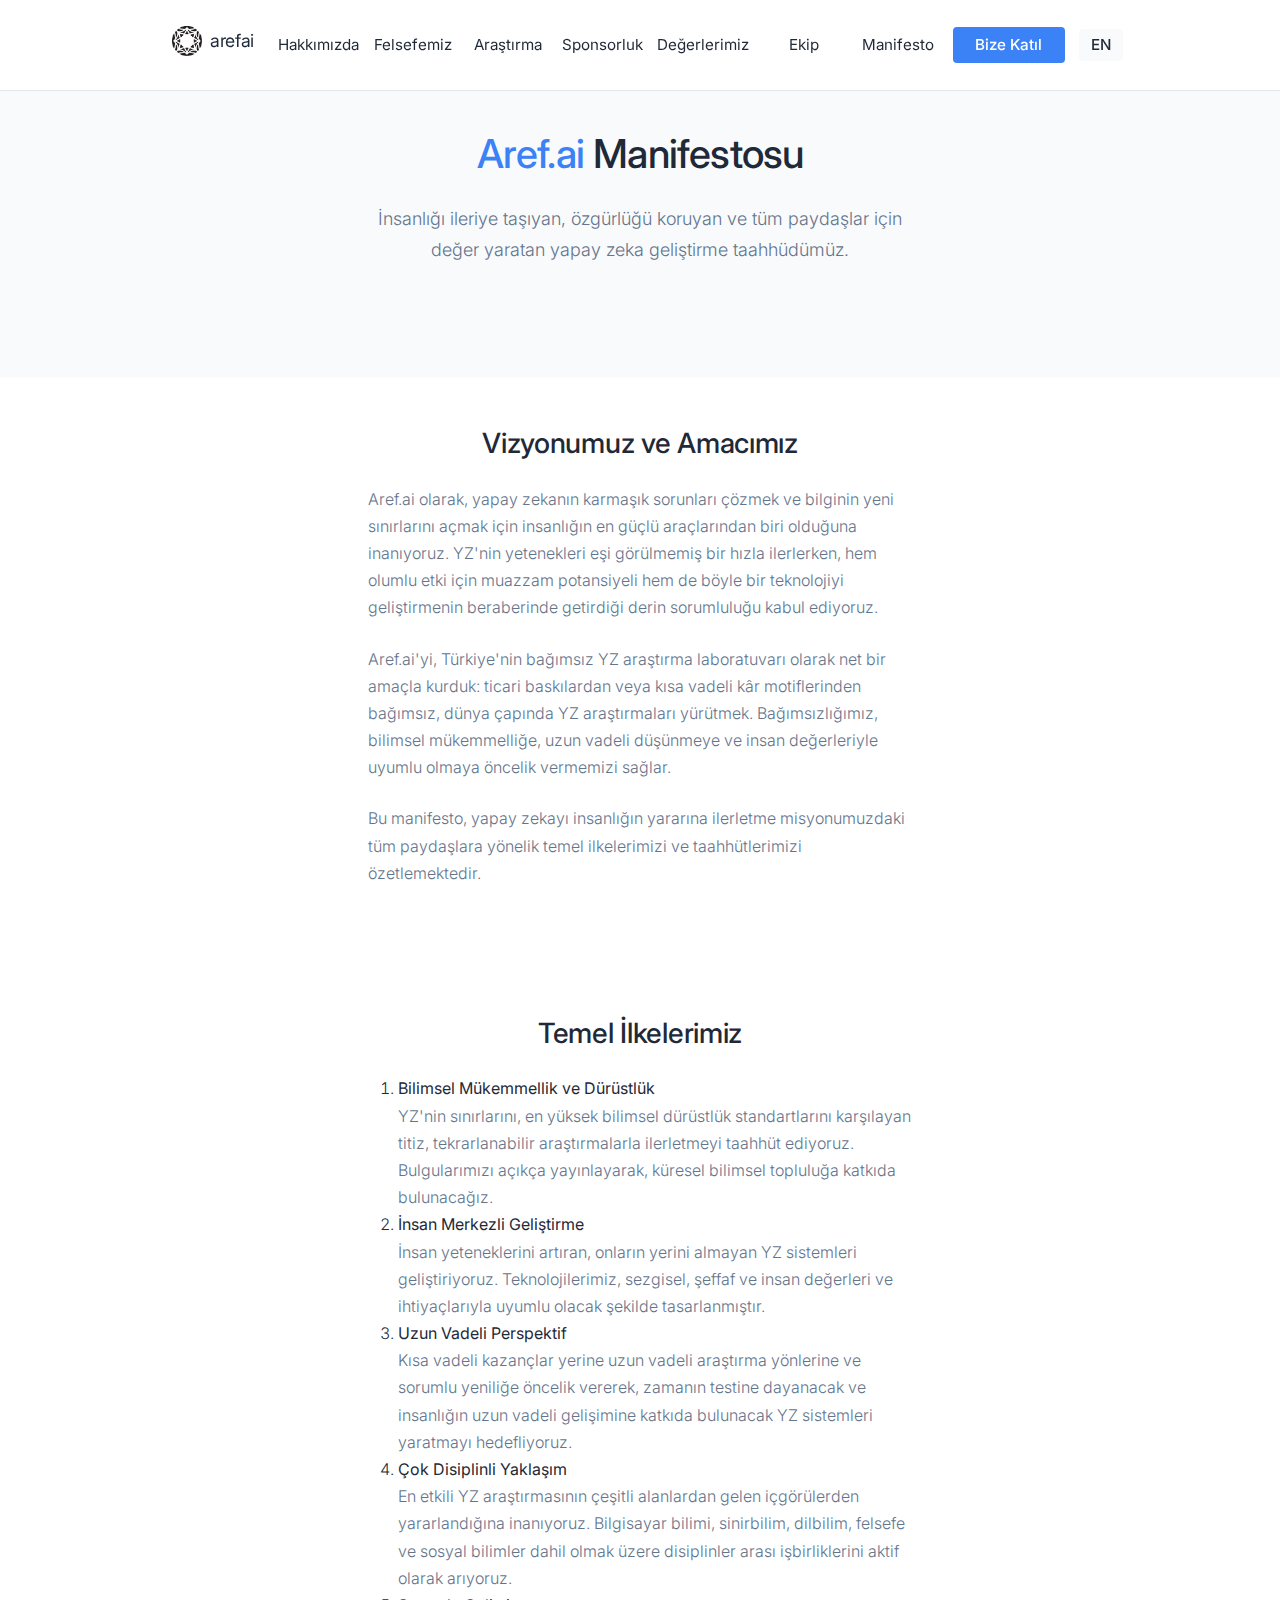
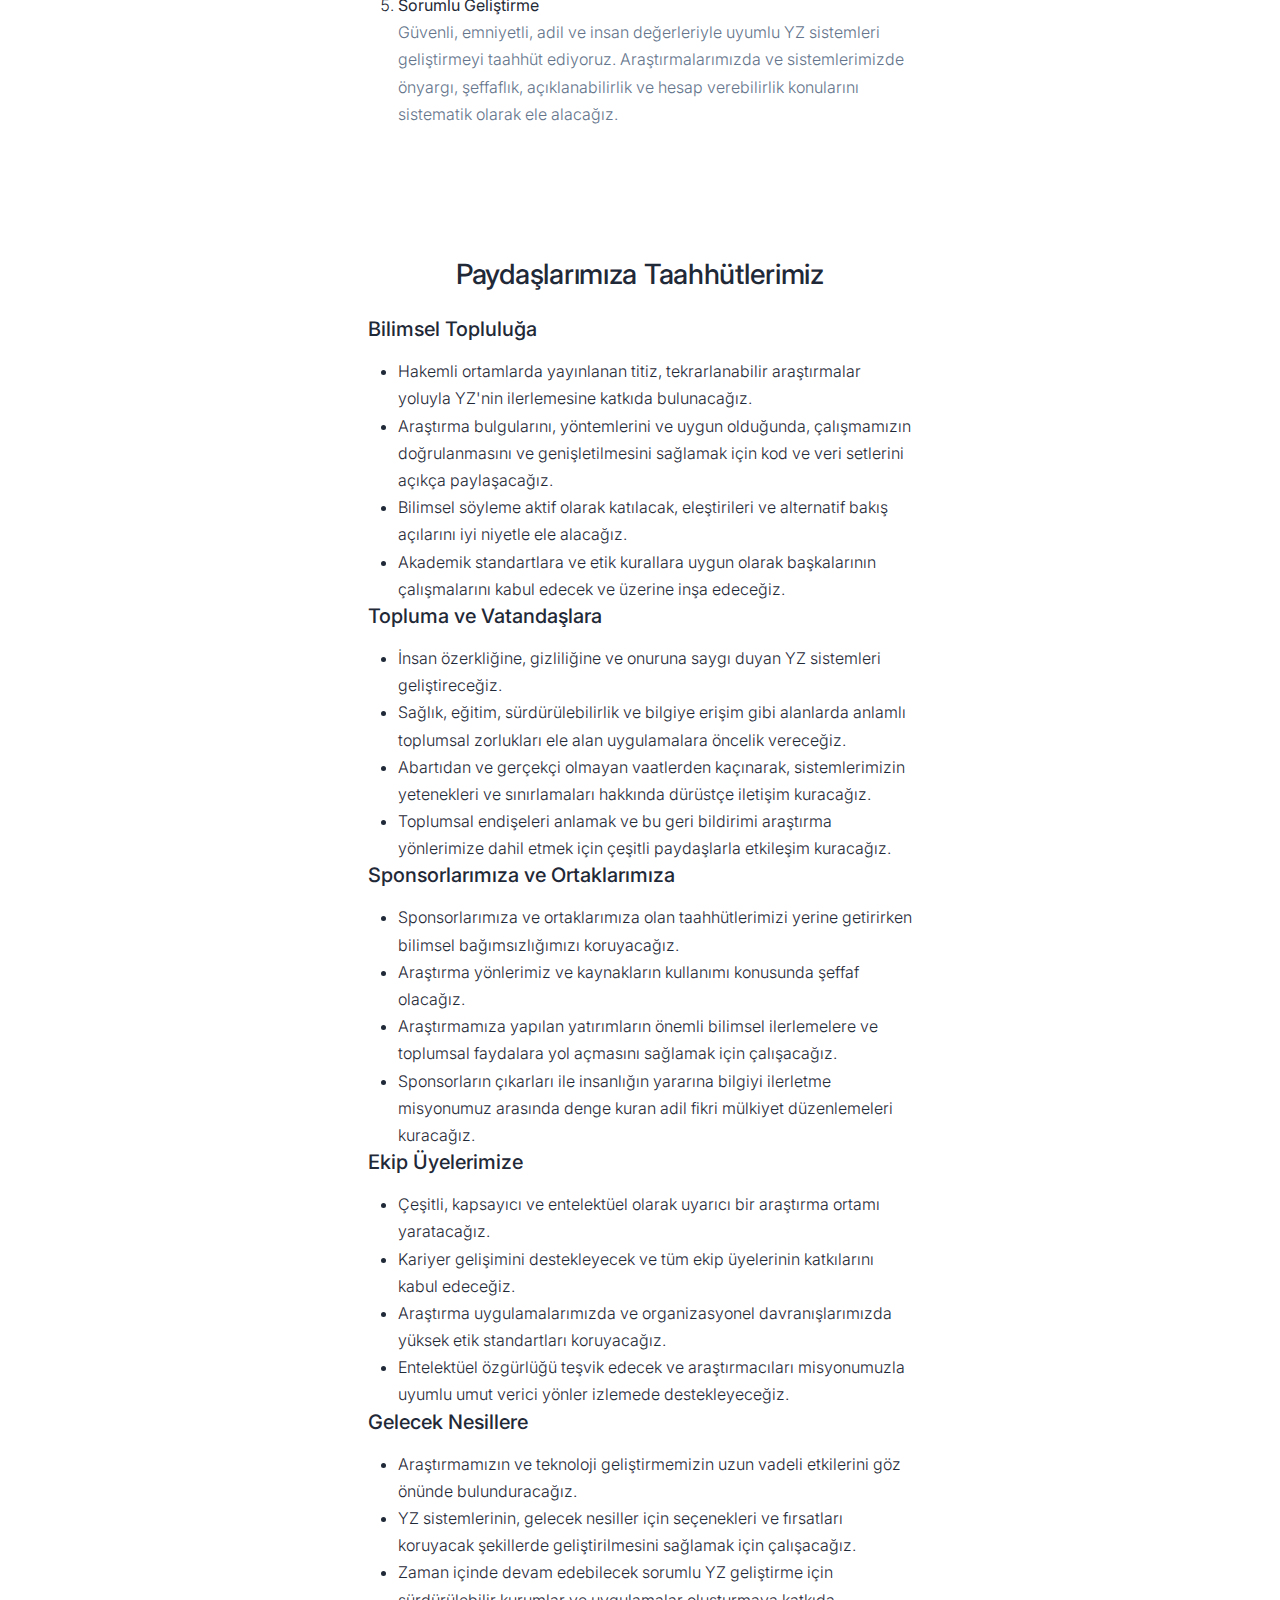
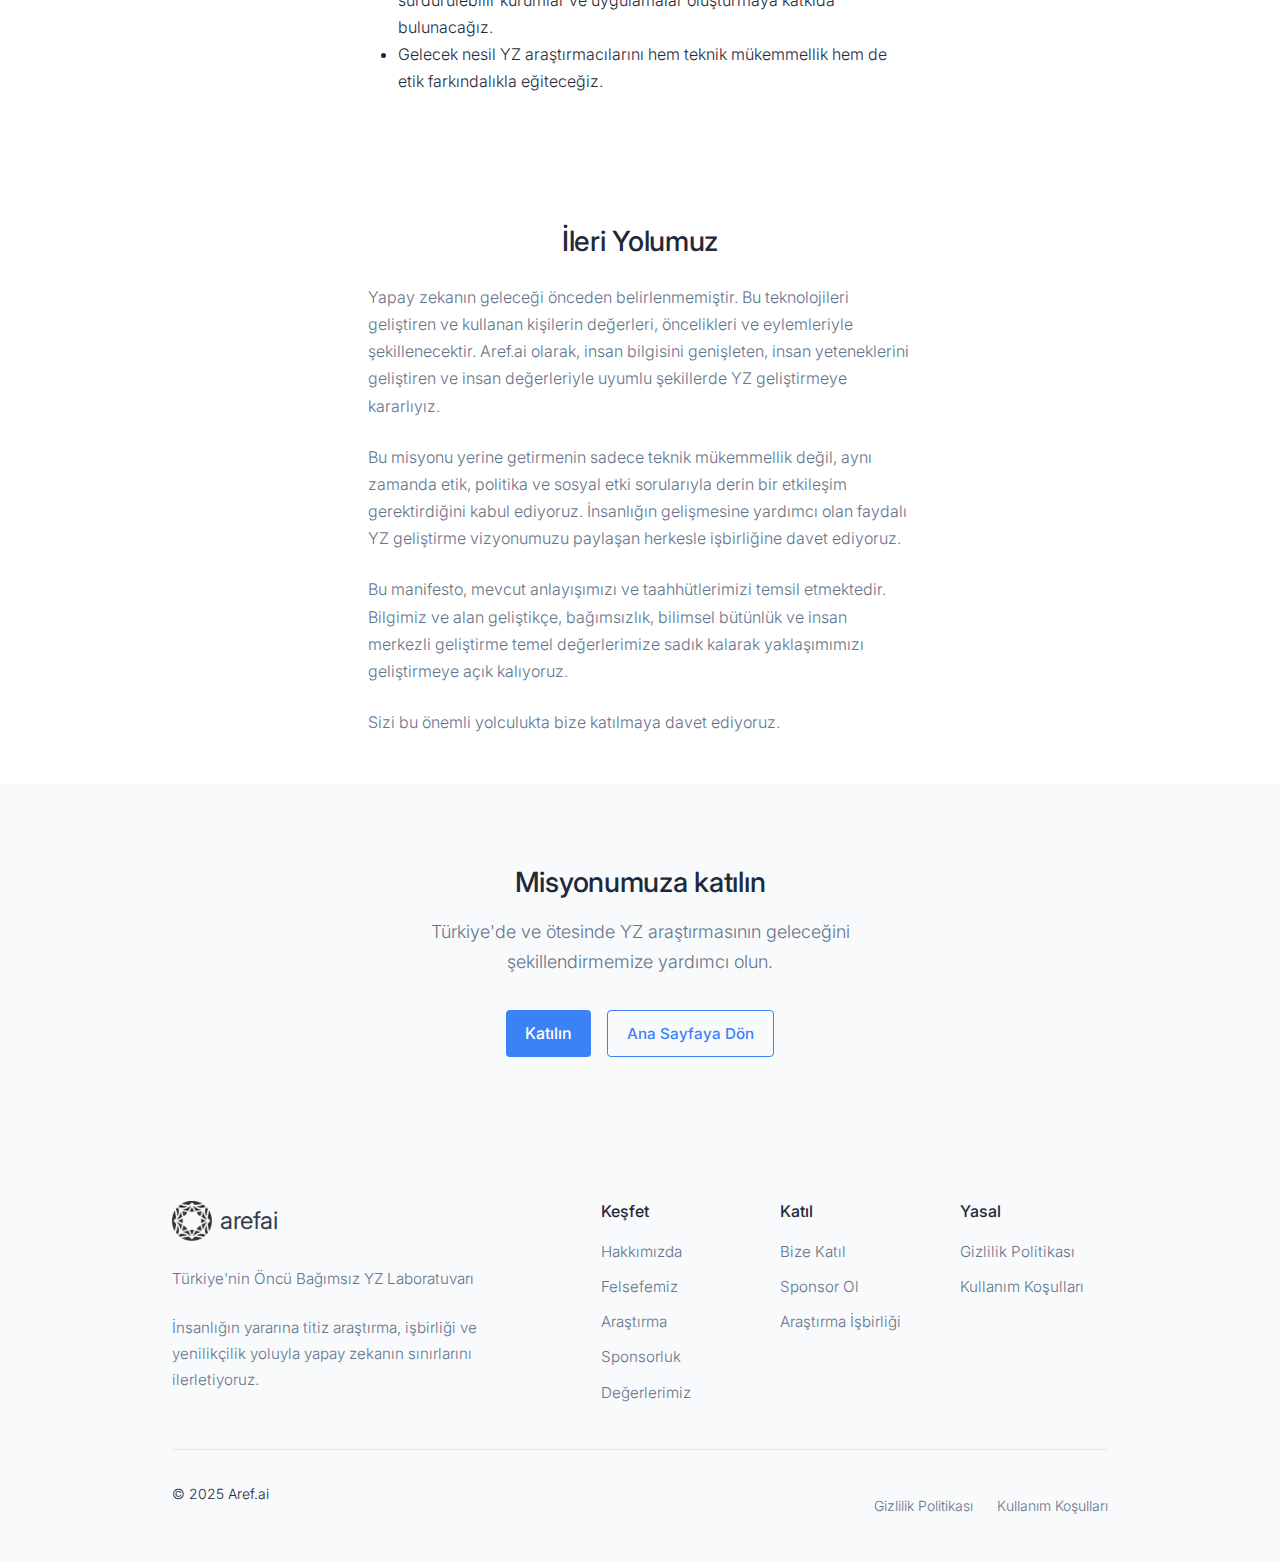
<file: manifesto-tr.html>
<!DOCTYPE html>
<html lang="tr">
<head>
    <meta charset="UTF-8">
    <meta name="viewport" content="width=device-width, initial-scale=1.0">
    <title>Aref.ai Manifestosu - Türkiye'nin Öncü Bağımsız YZ Laboratuvarı</title>
    <link rel="preconnect" href="https://fonts.googleapis.com">
    <link rel="preconnect" href="https://fonts.gstatic.com" crossorigin>
    <link href="https://fonts.googleapis.com/css2?family=Inter:wght@300;400;500;600;700;800&display=swap" rel="stylesheet">
    <link rel="stylesheet" href="https://cdnjs.cloudflare.com/ajax/libs/font-awesome/6.4.0/css/all.min.css">
    <link rel="stylesheet" href="styles.css">
    <link rel="icon" type="image/png" sizes="32x32" href="favicon-32x32.png">
    <link rel="icon" type="image/png" sizes="16x16" href="favicon-16x16.png">
    <link rel="shortcut icon" href="favicon.ico">
</head>
<body>
    <header>
        <div class="container header-content">
            <div class="logo">
                <a href="index-tr.html">
                    <div class="logo-container">
                        <img src="Logo.png" alt="Aref.ai Logo">
                        <span class="logo-text">arefai</span>
                    </div>
                </a>
            </div>
            <nav>
                <ul>
                    <li><a href="index-tr.html#about">Hakkımızda</a></li>
                    <li><a href="index-tr.html#philosophy">Felsefemiz</a></li>
                    <li><a href="index-tr.html#research">Araştırma</a></li>
                    <li><a href="index-tr.html#sponsorship">Sponsorluk</a></li>
                    <li><a href="index-tr.html#values">Değerlerimiz</a></li>
                    <li><a href="index-tr.html#team">Ekip</a></li>
                    <li><a href="manifesto-tr.html">Manifesto</a></li>
                    <li><a href="index-tr.html#contact" class="btn-primary">Bize Katıl</a></li>
                    <li><a href="manifesto.html" class="lang-switch">EN</a></li>
                </ul>
            </nav>
            <div class="mobile-menu-btn">
                <span></span>
                <span></span>
                <span></span>
            </div>
        </div>
    </header>

    <section class="hero" id="home">
        <div class="container hero-content">
            <h1><span class="highlight">Aref.ai</span> Manifestosu</h1>
            <p>İnsanlığı ileriye taşıyan, özgürlüğü koruyan ve tüm paydaşlar için değer yaratan yapay zeka geliştirme taahhüdümüz.</p>
        </div>
    </section>

    <section class="philosophy">
        <div class="container">
            <div class="section-header centered">
                <h2>Vizyonumuz ve Amacımız</h2>
            </div>
            <div class="philosophy-content">
                <p>Aref.ai olarak, yapay zekanın karmaşık sorunları çözmek ve bilginin yeni sınırlarını açmak için insanlığın en güçlü araçlarından biri olduğuna inanıyoruz. YZ'nin yetenekleri eşi görülmemiş bir hızla ilerlerken, hem olumlu etki için muazzam potansiyeli hem de böyle bir teknolojiyi geliştirmenin beraberinde getirdiği derin sorumluluğu kabul ediyoruz.</p>
                <p>Aref.ai'yi, Türkiye'nin bağımsız YZ araştırma laboratuvarı olarak net bir amaçla kurduk: ticari baskılardan veya kısa vadeli kâr motiflerinden bağımsız, dünya çapında YZ araştırmaları yürütmek. Bağımsızlığımız, bilimsel mükemmelliğe, uzun vadeli düşünmeye ve insan değerleriyle uyumlu olmaya öncelik vermemizi sağlar.</p>
                <p>Bu manifesto, yapay zekayı insanlığın yararına ilerletme misyonumuzdaki tüm paydaşlara yönelik temel ilkelerimizi ve taahhütlerimizi özetlemektedir.</p>
            </div>
        </div>
    </section>

    <div class="space-gap"></div>

    <section class="philosophy alt-bg">
        <div class="container">
            <div class="section-header centered">
                <h2>Temel İlkelerimiz</h2>
            </div>
            <div class="philosophy-content">
                <ol style="list-style-type: decimal; padding-left: 30px;">
                    <li>
                        <strong>Bilimsel Mükemmellik ve Dürüstlük</strong>
                        <p>YZ'nin sınırlarını, en yüksek bilimsel dürüstlük standartlarını karşılayan titiz, tekrarlanabilir araştırmalarla ilerletmeyi taahhüt ediyoruz. Bulgularımızı açıkça yayınlayarak, küresel bilimsel topluluğa katkıda bulunacağız.</p>
                    </li>
                    <li>
                        <strong>İnsan Merkezli Geliştirme</strong>
                        <p>İnsan yeteneklerini artıran, onların yerini almayan YZ sistemleri geliştiriyoruz. Teknolojilerimiz, sezgisel, şeffaf ve insan değerleri ve ihtiyaçlarıyla uyumlu olacak şekilde tasarlanmıştır.</p>
                    </li>
                    <li>
                        <strong>Uzun Vadeli Perspektif</strong>
                        <p>Kısa vadeli kazançlar yerine uzun vadeli araştırma yönlerine ve sorumlu yeniliğe öncelik vererek, zamanın testine dayanacak ve insanlığın uzun vadeli gelişimine katkıda bulunacak YZ sistemleri yaratmayı hedefliyoruz.</p>
                    </li>
                    <li>
                        <strong>Çok Disiplinli Yaklaşım</strong>
                        <p>En etkili YZ araştırmasının çeşitli alanlardan gelen içgörülerden yararlandığına inanıyoruz. Bilgisayar bilimi, sinirbilim, dilbilim, felsefe ve sosyal bilimler dahil olmak üzere disiplinler arası işbirliklerini aktif olarak arıyoruz.</p>
                    </li>
                    <li>
                        <strong>Sorumlu Geliştirme</strong>
                        <p>Güvenli, emniyetli, adil ve insan değerleriyle uyumlu YZ sistemleri geliştirmeyi taahhüt ediyoruz. Araştırmalarımızda ve sistemlerimizde önyargı, şeffaflık, açıklanabilirlik ve hesap verebilirlik konularını sistematik olarak ele alacağız.</p>
                    </li>
                </ol>
            </div>
        </div>
    </section>

    <div class="space-gap"></div>

    <section class="philosophy">
        <div class="container">
            <div class="section-header centered">
                <h2>Paydaşlarımıza Taahhütlerimiz</h2>
            </div>
            <div class="philosophy-content">
                <h3>Bilimsel Topluluğa</h3>
                <ul style="list-style-type: disc; padding-left: 30px;">
                    <li>Hakemli ortamlarda yayınlanan titiz, tekrarlanabilir araştırmalar yoluyla YZ'nin ilerlemesine katkıda bulunacağız.</li>
                    <li>Araştırma bulgularını, yöntemlerini ve uygun olduğunda, çalışmamızın doğrulanmasını ve genişletilmesini sağlamak için kod ve veri setlerini açıkça paylaşacağız.</li>
                    <li>Bilimsel söyleme aktif olarak katılacak, eleştirileri ve alternatif bakış açılarını iyi niyetle ele alacağız.</li>
                    <li>Akademik standartlara ve etik kurallara uygun olarak başkalarının çalışmalarını kabul edecek ve üzerine inşa edeceğiz.</li>
                </ul>

                <h3>Topluma ve Vatandaşlara</h3>
                <ul style="list-style-type: disc; padding-left: 30px;">
                    <li>İnsan özerkliğine, gizliliğine ve onuruna saygı duyan YZ sistemleri geliştireceğiz.</li>
                    <li>Sağlık, eğitim, sürdürülebilirlik ve bilgiye erişim gibi alanlarda anlamlı toplumsal zorlukları ele alan uygulamalara öncelik vereceğiz.</li>
                    <li>Abartıdan ve gerçekçi olmayan vaatlerden kaçınarak, sistemlerimizin yetenekleri ve sınırlamaları hakkında dürüstçe iletişim kuracağız.</li>
                    <li>Toplumsal endişeleri anlamak ve bu geri bildirimi araştırma yönlerimize dahil etmek için çeşitli paydaşlarla etkileşim kuracağız.</li>
                </ul>

                <h3>Sponsorlarımıza ve Ortaklarımıza</h3>
                <ul style="list-style-type: disc; padding-left: 30px;">
                    <li>Sponsorlarımıza ve ortaklarımıza olan taahhütlerimizi yerine getirirken bilimsel bağımsızlığımızı koruyacağız.</li>
                    <li>Araştırma yönlerimiz ve kaynakların kullanımı konusunda şeffaf olacağız.</li>
                    <li>Araştırmamıza yapılan yatırımların önemli bilimsel ilerlemelere ve toplumsal faydalara yol açmasını sağlamak için çalışacağız.</li>
                    <li>Sponsorların çıkarları ile insanlığın yararına bilgiyi ilerletme misyonumuz arasında denge kuran adil fikri mülkiyet düzenlemeleri kuracağız.</li>
                </ul>

                <h3>Ekip Üyelerimize</h3>
                <ul style="list-style-type: disc; padding-left: 30px;">
                    <li>Çeşitli, kapsayıcı ve entelektüel olarak uyarıcı bir araştırma ortamı yaratacağız.</li>
                    <li>Kariyer gelişimini destekleyecek ve tüm ekip üyelerinin katkılarını kabul edeceğiz.</li>
                    <li>Araştırma uygulamalarımızda ve organizasyonel davranışlarımızda yüksek etik standartları koruyacağız.</li>
                    <li>Entelektüel özgürlüğü teşvik edecek ve araştırmacıları misyonumuzla uyumlu umut verici yönler izlemede destekleyeceğiz.</li>
                </ul>

                <h3>Gelecek Nesillere</h3>
                <ul style="list-style-type: disc; padding-left: 30px;">
                    <li>Araştırmamızın ve teknoloji geliştirmemizin uzun vadeli etkilerini göz önünde bulunduracağız.</li>
                    <li>YZ sistemlerinin, gelecek nesiller için seçenekleri ve fırsatları koruyacak şekillerde geliştirilmesini sağlamak için çalışacağız.</li>
                    <li>Zaman içinde devam edebilecek sorumlu YZ geliştirme için sürdürülebilir kurumlar ve uygulamalar oluşturmaya katkıda bulunacağız.</li>
                    <li>Gelecek nesil YZ araştırmacılarını hem teknik mükemmellik hem de etik farkındalıkla eğiteceğiz.</li>
                </ul>
            </div>
        </div>
    </section>

    <div class="space-gap"></div>

    <section class="philosophy alt-bg">
        <div class="container">
            <div class="section-header centered">
                <h2>İleri Yolumuz</h2>
            </div>
            <div class="philosophy-content">
                <p>Yapay zekanın geleceği önceden belirlenmemiştir. Bu teknolojileri geliştiren ve kullanan kişilerin değerleri, öncelikleri ve eylemleriyle şekillenecektir. Aref.ai olarak, insan bilgisini genişleten, insan yeteneklerini geliştiren ve insan değerleriyle uyumlu şekillerde YZ geliştirmeye kararlıyız.</p>
                <p>Bu misyonu yerine getirmenin sadece teknik mükemmellik değil, aynı zamanda etik, politika ve sosyal etki sorularıyla derin bir etkileşim gerektirdiğini kabul ediyoruz. İnsanlığın gelişmesine yardımcı olan faydalı YZ geliştirme vizyonumuzu paylaşan herkesle işbirliğine davet ediyoruz.</p>
                <p>Bu manifesto, mevcut anlayışımızı ve taahhütlerimizi temsil etmektedir. Bilgimiz ve alan geliştikçe, bağımsızlık, bilimsel bütünlük ve insan merkezli geliştirme temel değerlerimize sadık kalarak yaklaşımımızı geliştirmeye açık kalıyoruz.</p>
                <p>Sizi bu önemli yolculukta bize katılmaya davet ediyoruz.</p>
            </div>
        </div>
    </section>

    <section class="cta">
        <div class="container cta-content">
            <h2>Misyonumuza katılın</h2>
            <p>Türkiye'de ve ötesinde YZ araştırmasının geleceğini şekillendirmemize yardımcı olun.</p>
            <div class="hero-buttons">
                <a href="index-tr.html#contact" class="btn-primary">Katılın</a>
                <a href="index-tr.html" class="btn-secondary">Ana Sayfaya Dön</a>
            </div>
        </div>
    </section>

    <footer>
        <div class="container">
            <div class="footer-content">
                <div class="footer-logo">
                    <a href="index-tr.html">
                        <div class="logo-container">
                            <img src="Logo.png" alt="Aref.ai Logo" class="footer-logo-img">
                            <span class="footer-logo-text">arefai</span>
                        </div>
                    </a>
                    <p>Türkiye'nin Öncü Bağımsız YZ Laboratuvarı</p>
                    <p>İnsanlığın yararına titiz araştırma, işbirliği ve yenilikçilik yoluyla yapay zekanın sınırlarını ilerletiyoruz.</p>
                </div>
                <div class="footer-links">
                    <div class="footer-column">
                        <h3>Keşfet</h3>
                        <ul>
                            <li><a href="index-tr.html#about">Hakkımızda</a></li>
                            <li><a href="index-tr.html#philosophy">Felsefemiz</a></li>
                            <li><a href="index-tr.html#research">Araştırma</a></li>
                            <li><a href="index-tr.html#sponsorship">Sponsorluk</a></li>
                            <li><a href="index-tr.html#values">Değerlerimiz</a></li>
                        </ul>
                    </div>
                    <div class="footer-column">
                        <h3>Katıl</h3>
                        <ul>
                            <li><a href="index-tr.html#contact">Bize Katıl</a></li>
                            <li><a href="index-tr.html#sponsorship">Sponsor Ol</a></li>
                            <li><a href="index-tr.html#research">Araştırma İşbirliği</a></li>
                        </ul>
                    </div>
                    <div class="footer-column">
                        <h3>Yasal</h3>
                        <ul>
                            <li><a href="#">Gizlilik Politikası</a></li>
                            <li><a href="#">Kullanım Koşulları</a></li>
                        </ul>
                    </div>
                </div>
            </div>
            <div class="footer-bottom">
                <p>© 2025 Aref.ai</p>
                <div class="footer-bottom-links">
                    <a href="#">Gizlilik Politikası</a>
                    <a href="#">Kullanım Koşulları</a>
                </div>
            </div>
        </div>
    </footer>

    <script>
        // Toggle mobile menu
        document.querySelector('.mobile-menu-btn').addEventListener('click', function() {
            this.classList.toggle('active');
            document.querySelector('nav').classList.toggle('active');
        });

        // Close mobile menu when clicking on a nav link
        document.querySelectorAll('nav ul li a').forEach(link => {
            link.addEventListener('click', function() {
                document.querySelector('.mobile-menu-btn').classList.remove('active');
                document.querySelector('nav').classList.remove('active');
            });
        });

        // Add shadow to header on scroll
        window.addEventListener('scroll', function() {
            const header = document.querySelector('header');
            if (window.scrollY > 10) {
                header.classList.add('scrolled');
            } else {
                header.classList.remove('scrolled');
            }
        });
    </script>
</body>
</html>
</file>
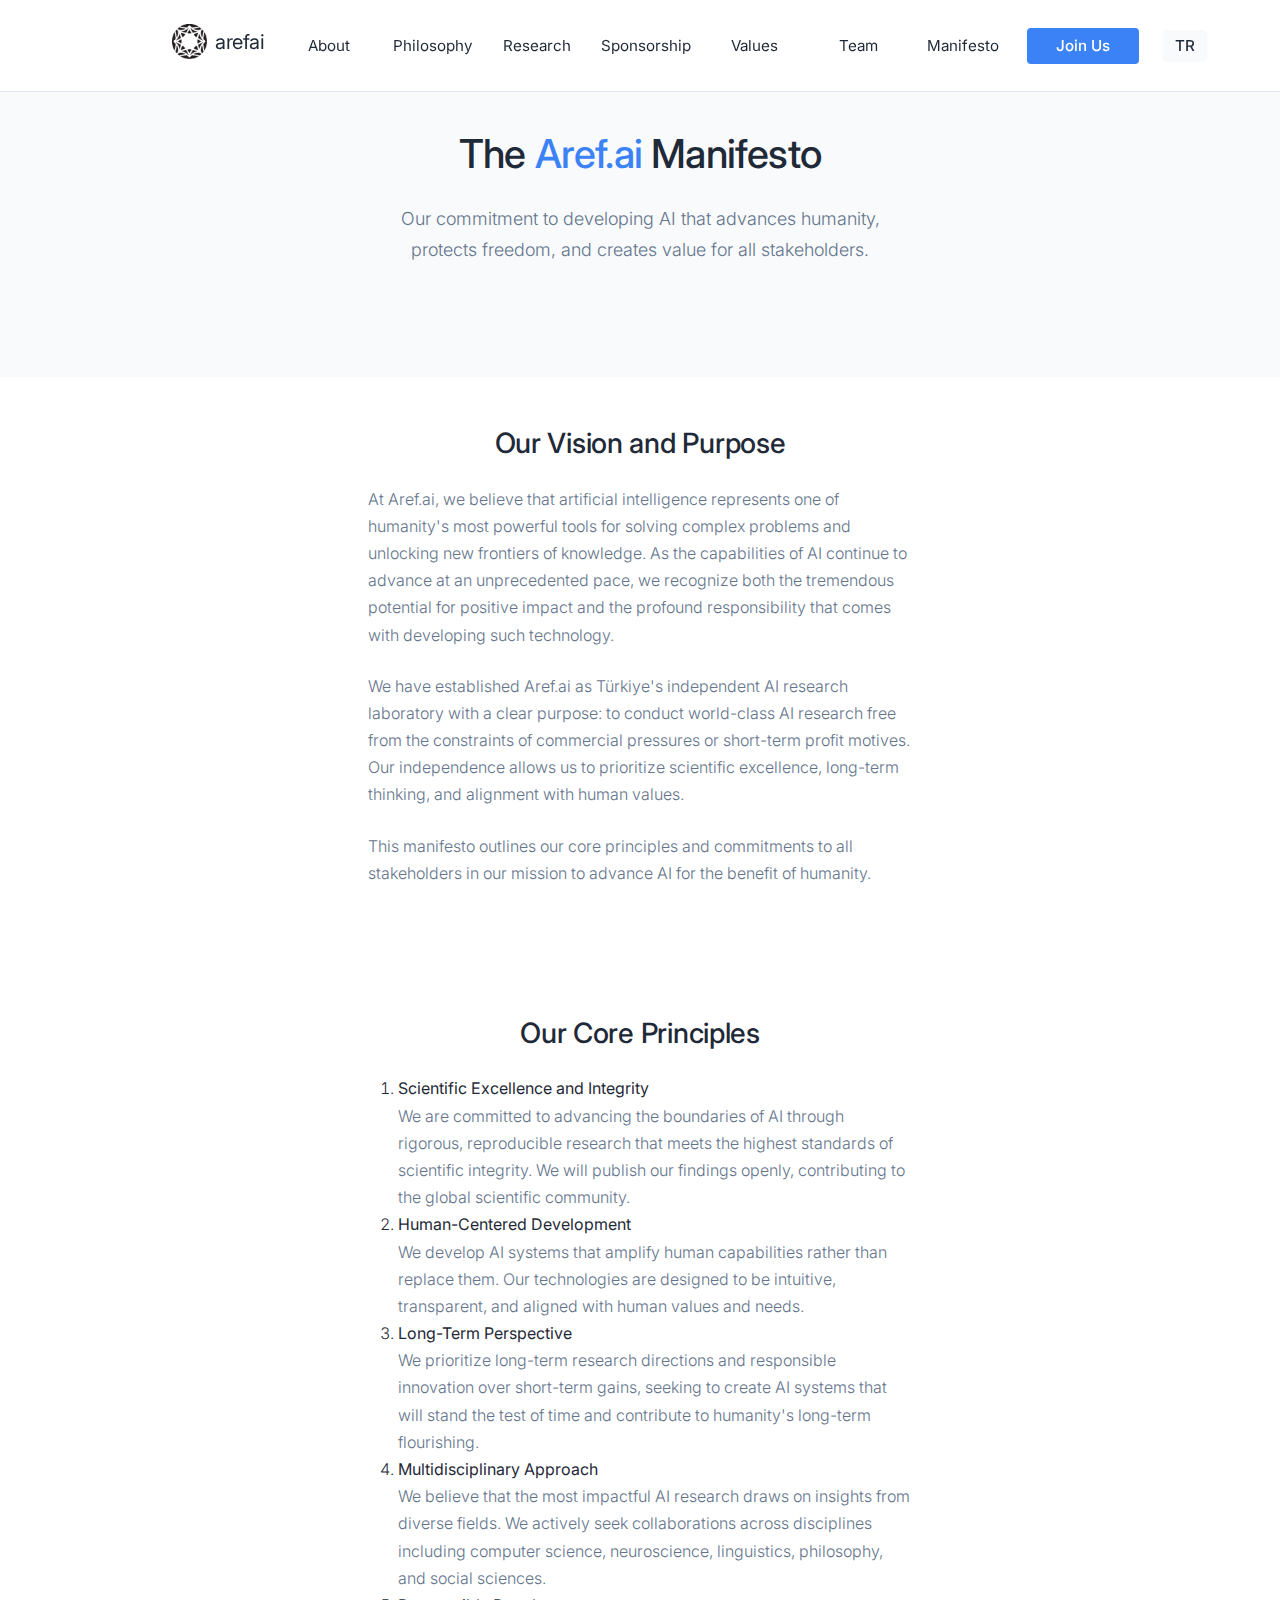
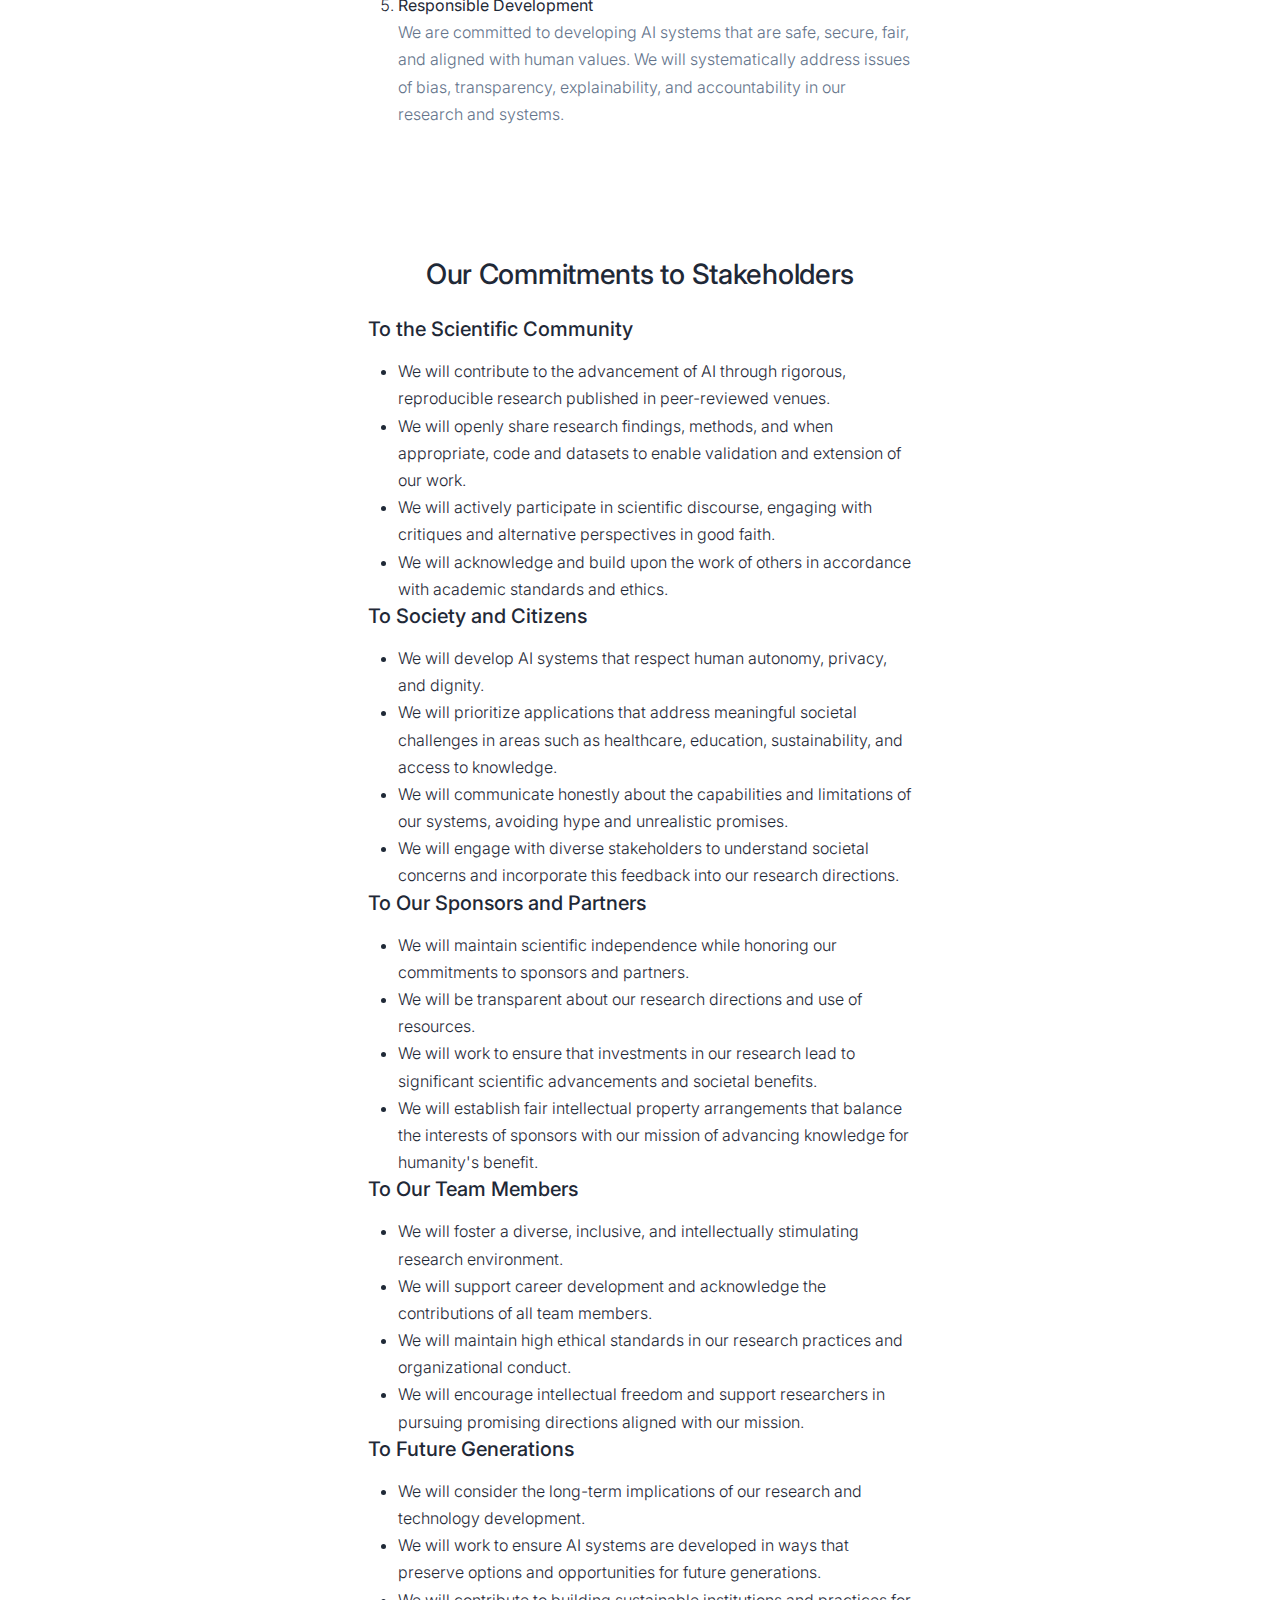
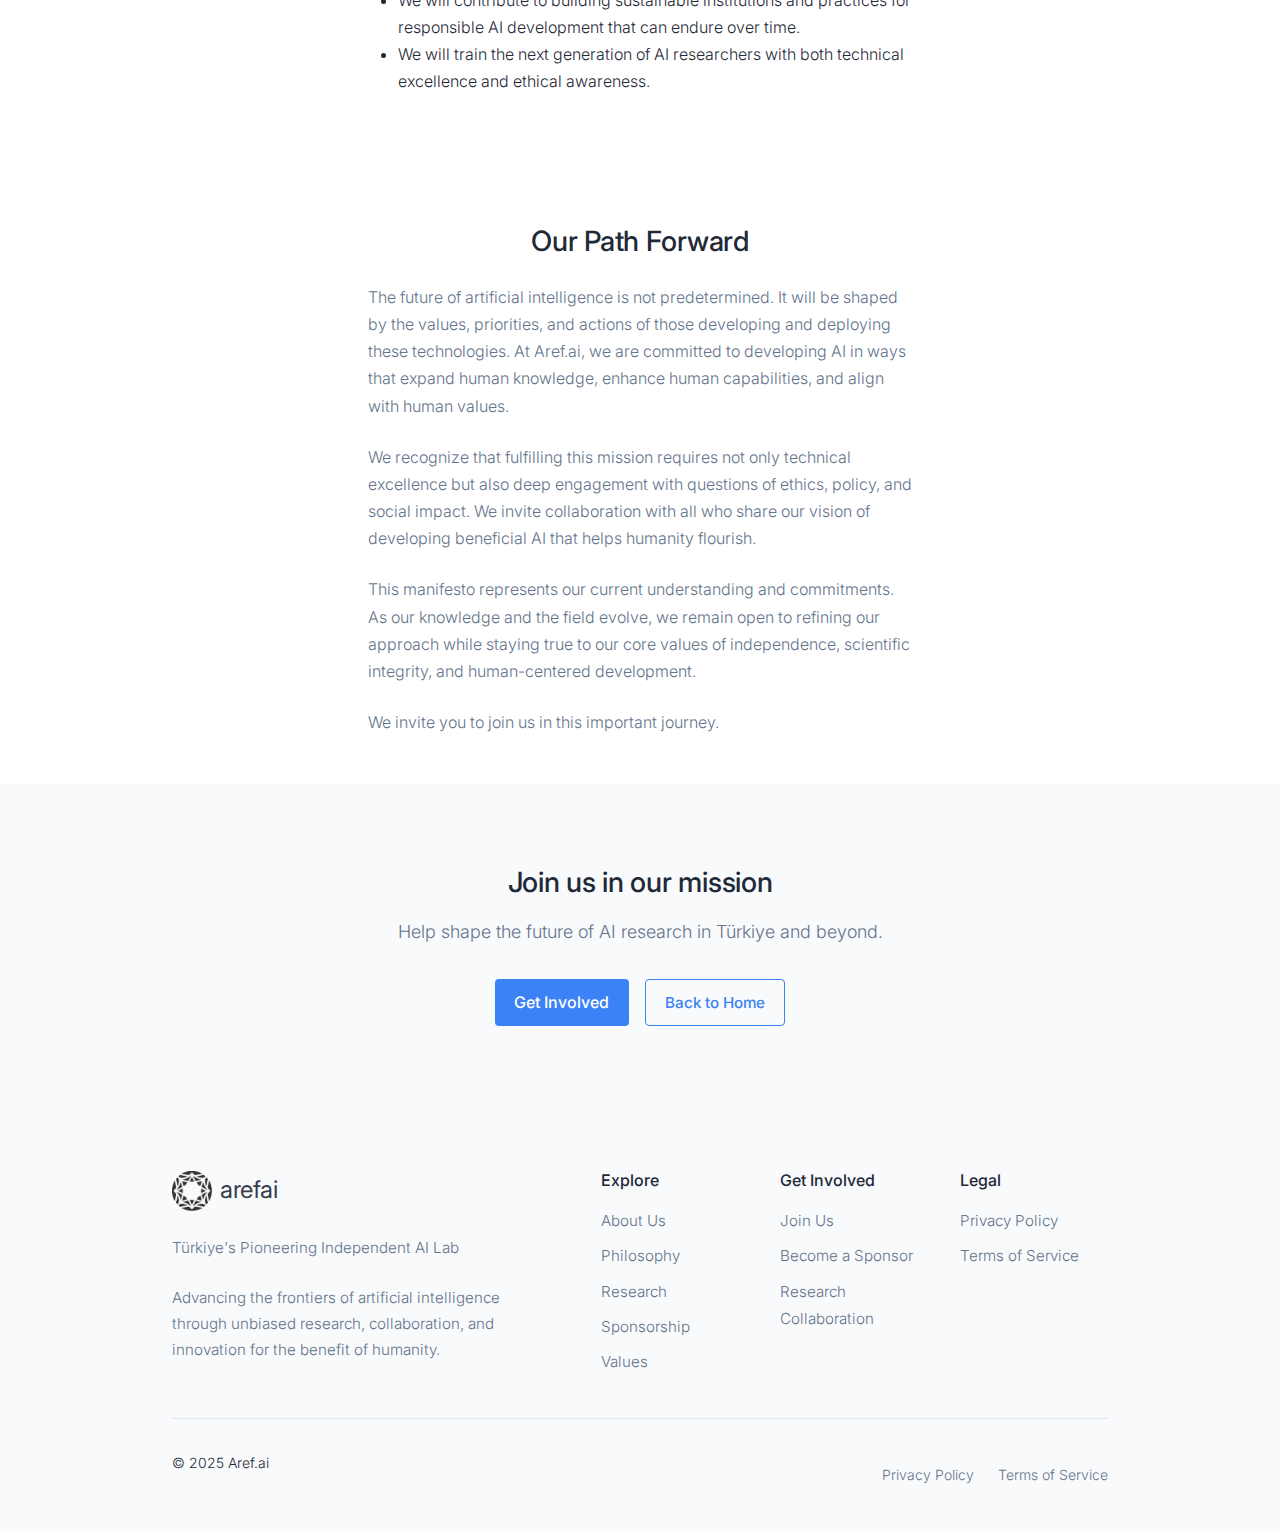
<file: manifesto.html>
<!DOCTYPE html>
<html lang="en">
<head>
    <meta charset="UTF-8">
    <meta name="viewport" content="width=device-width, initial-scale=1.0">
    <title>Aref.ai Manifesto - Türkiye's Pioneering Independent AI Lab</title>
    <link rel="preconnect" href="https://fonts.googleapis.com">
    <link rel="preconnect" href="https://fonts.gstatic.com" crossorigin>
    <link href="https://fonts.googleapis.com/css2?family=Inter:wght@300;400;500;600;700;800&display=swap" rel="stylesheet">
    <link rel="stylesheet" href="https://cdnjs.cloudflare.com/ajax/libs/font-awesome/6.4.0/css/all.min.css">
    <link rel="stylesheet" href="styles.css">
    <link rel="icon" type="image/png" sizes="32x32" href="favicon-32x32.png">
    <link rel="icon" type="image/png" sizes="16x16" href="favicon-16x16.png">
    <link rel="shortcut icon" href="favicon.ico">
</head>
<body>
    <header>
        <div class="container header-content">
            <div class="logo">
                <a href="index.html">
                    <div class="logo-container">
                        <img src="Logo.png" alt="Aref.ai Logo">
                        <span class="logo-text">arefai</span>
                    </div>
                </a>
            </div>
            <nav>
                <ul>
                    <li><a href="index.html#about">About</a></li>
                    <li><a href="index.html#philosophy">Philosophy</a></li>
                    <li><a href="index.html#research">Research</a></li>
                    <li><a href="index.html#sponsorship">Sponsorship</a></li>
                    <li><a href="index.html#values">Values</a></li>
                    <li><a href="index.html#team">Team</a></li>
                    <li><a href="manifesto.html">Manifesto</a></li>
                    <li><a href="index.html#contact" class="btn-primary">Join Us</a></li>
                    <li><a href="manifesto-tr.html" class="lang-switch">TR</a></li>
                </ul>
            </nav>
            <div class="mobile-menu-btn">
                <span></span>
                <span></span>
                <span></span>
            </div>
        </div>
    </header>

    <section class="hero" id="home">
        <div class="container hero-content">
            <h1>The <span class="highlight">Aref.ai</span> Manifesto</h1>
            <p>Our commitment to developing AI that advances humanity, protects freedom, and creates value for all stakeholders.</p>
        </div>
    </section>

    <section class="philosophy">
        <div class="container">
            <div class="section-header centered">
                <h2>Our Vision and Purpose</h2>
            </div>
            <div class="philosophy-content">
                <p>At Aref.ai, we believe that artificial intelligence represents one of humanity's most powerful tools for solving complex problems and unlocking new frontiers of knowledge. As the capabilities of AI continue to advance at an unprecedented pace, we recognize both the tremendous potential for positive impact and the profound responsibility that comes with developing such technology.</p>
                <p>We have established Aref.ai as Türkiye's independent AI research laboratory with a clear purpose: to conduct world-class AI research free from the constraints of commercial pressures or short-term profit motives. Our independence allows us to prioritize scientific excellence, long-term thinking, and alignment with human values.</p>
                <p>This manifesto outlines our core principles and commitments to all stakeholders in our mission to advance AI for the benefit of humanity.</p>
            </div>
        </div>
    </section>

    <div class="space-gap"></div>

    <section class="philosophy alt-bg">
        <div class="container">
            <div class="section-header centered">
                <h2>Our Core Principles</h2>
            </div>
            <div class="philosophy-content">
                <ol style="list-style-type: decimal; padding-left: 30px;">
                    <li>
                        <strong>Scientific Excellence and Integrity</strong>
                        <p>We are committed to advancing the boundaries of AI through rigorous, reproducible research that meets the highest standards of scientific integrity. We will publish our findings openly, contributing to the global scientific community.</p>
                    </li>
                    <li>
                        <strong>Human-Centered Development</strong>
                        <p>We develop AI systems that amplify human capabilities rather than replace them. Our technologies are designed to be intuitive, transparent, and aligned with human values and needs.</p>
                    </li>
                    <li>
                        <strong>Long-Term Perspective</strong>
                        <p>We prioritize long-term research directions and responsible innovation over short-term gains, seeking to create AI systems that will stand the test of time and contribute to humanity's long-term flourishing.</p>
                    </li>
                    <li>
                        <strong>Multidisciplinary Approach</strong>
                        <p>We believe that the most impactful AI research draws on insights from diverse fields. We actively seek collaborations across disciplines including computer science, neuroscience, linguistics, philosophy, and social sciences.</p>
                    </li>
                    <li>
                        <strong>Responsible Development</strong>
                        <p>We are committed to developing AI systems that are safe, secure, fair, and aligned with human values. We will systematically address issues of bias, transparency, explainability, and accountability in our research and systems.</p>
                    </li>
                </ol>
            </div>
        </div>
    </section>

    <div class="space-gap"></div>

    <section class="philosophy">
        <div class="container">
            <div class="section-header centered">
                <h2>Our Commitments to Stakeholders</h2>
            </div>
            <div class="philosophy-content">
                <h3>To the Scientific Community</h3>
                <ul style="list-style-type: disc; padding-left: 30px;">
                    <li>We will contribute to the advancement of AI through rigorous, reproducible research published in peer-reviewed venues.</li>
                    <li>We will openly share research findings, methods, and when appropriate, code and datasets to enable validation and extension of our work.</li>
                    <li>We will actively participate in scientific discourse, engaging with critiques and alternative perspectives in good faith.</li>
                    <li>We will acknowledge and build upon the work of others in accordance with academic standards and ethics.</li>
                </ul>

                <h3>To Society and Citizens</h3>
                <ul style="list-style-type: disc; padding-left: 30px;">
                    <li>We will develop AI systems that respect human autonomy, privacy, and dignity.</li>
                    <li>We will prioritize applications that address meaningful societal challenges in areas such as healthcare, education, sustainability, and access to knowledge.</li>
                    <li>We will communicate honestly about the capabilities and limitations of our systems, avoiding hype and unrealistic promises.</li>
                    <li>We will engage with diverse stakeholders to understand societal concerns and incorporate this feedback into our research directions.</li>
                </ul>

                <h3>To Our Sponsors and Partners</h3>
                <ul style="list-style-type: disc; padding-left: 30px;">
                    <li>We will maintain scientific independence while honoring our commitments to sponsors and partners.</li>
                    <li>We will be transparent about our research directions and use of resources.</li>
                    <li>We will work to ensure that investments in our research lead to significant scientific advancements and societal benefits.</li>
                    <li>We will establish fair intellectual property arrangements that balance the interests of sponsors with our mission of advancing knowledge for humanity's benefit.</li>
                </ul>

                <h3>To Our Team Members</h3>
                <ul style="list-style-type: disc; padding-left: 30px;">
                    <li>We will foster a diverse, inclusive, and intellectually stimulating research environment.</li>
                    <li>We will support career development and acknowledge the contributions of all team members.</li>
                    <li>We will maintain high ethical standards in our research practices and organizational conduct.</li>
                    <li>We will encourage intellectual freedom and support researchers in pursuing promising directions aligned with our mission.</li>
                </ul>

                <h3>To Future Generations</h3>
                <ul style="list-style-type: disc; padding-left: 30px;">
                    <li>We will consider the long-term implications of our research and technology development.</li>
                    <li>We will work to ensure AI systems are developed in ways that preserve options and opportunities for future generations.</li>
                    <li>We will contribute to building sustainable institutions and practices for responsible AI development that can endure over time.</li>
                    <li>We will train the next generation of AI researchers with both technical excellence and ethical awareness.</li>
                </ul>
            </div>
        </div>
    </section>

    <div class="space-gap"></div>

    <section class="philosophy alt-bg">
        <div class="container">
            <div class="section-header centered">
                <h2>Our Path Forward</h2>
            </div>
            <div class="philosophy-content">
                <p>The future of artificial intelligence is not predetermined. It will be shaped by the values, priorities, and actions of those developing and deploying these technologies. At Aref.ai, we are committed to developing AI in ways that expand human knowledge, enhance human capabilities, and align with human values.</p>
                <p>We recognize that fulfilling this mission requires not only technical excellence but also deep engagement with questions of ethics, policy, and social impact. We invite collaboration with all who share our vision of developing beneficial AI that helps humanity flourish.</p>
                <p>This manifesto represents our current understanding and commitments. As our knowledge and the field evolve, we remain open to refining our approach while staying true to our core values of independence, scientific integrity, and human-centered development.</p>
                <p>We invite you to join us in this important journey.</p>
            </div>
        </div>
    </section>

    <section class="cta">
        <div class="container cta-content">
            <h2>Join us in our mission</h2>
            <p>Help shape the future of AI research in Türkiye and beyond.</p>
            <div class="hero-buttons">
                <a href="index.html#contact" class="btn-primary">Get Involved</a>
                <a href="index.html" class="btn-secondary">Back to Home</a>
            </div>
        </div>
    </section>

    <footer>
        <div class="container">
            <div class="footer-content">
                <div class="footer-logo">
                    <a href="index.html">
                        <div class="logo-container">
                            <img src="Logo.png" alt="Aref.ai Logo" class="footer-logo-img">
                            <span class="footer-logo-text">arefai</span>
                        </div>
                    </a>
                    <p>Türkiye's Pioneering Independent AI Lab</p>
                    <p>Advancing the frontiers of artificial intelligence through unbiased research, collaboration, and innovation for the benefit of humanity.</p>
                </div>
                <div class="footer-links">
                    <div class="footer-column">
                        <h3>Explore</h3>
                        <ul>
                            <li><a href="index.html#about">About Us</a></li>
                            <li><a href="index.html#philosophy">Philosophy</a></li>
                            <li><a href="index.html#research">Research</a></li>
                            <li><a href="index.html#sponsorship">Sponsorship</a></li>
                            <li><a href="index.html#values">Values</a></li>
                        </ul>
                    </div>
                    <div class="footer-column">
                        <h3>Get Involved</h3>
                        <ul>
                            <li><a href="index.html#contact">Join Us</a></li>
                            <li><a href="index.html#sponsorship">Become a Sponsor</a></li>
                            <li><a href="index.html#research">Research Collaboration</a></li>
                        </ul>
                    </div>
                    <div class="footer-column">
                        <h3>Legal</h3>
                        <ul>
                            <li><a href="#">Privacy Policy</a></li>
                            <li><a href="#">Terms of Service</a></li>
                        </ul>
                    </div>
                </div>
            </div>
            <div class="footer-bottom">
                <p>© 2025 Aref.ai</p>
                <div class="footer-bottom-links">
                    <a href="#">Privacy Policy</a>
                    <a href="#">Terms of Service</a>
                </div>
            </div>
        </div>
    </footer>

    <script>
        // Toggle mobile menu
        document.querySelector('.mobile-menu-btn').addEventListener('click', function() {
            this.classList.toggle('active');
            document.querySelector('nav').classList.toggle('active');
        });

        // Close mobile menu when clicking on a nav link
        document.querySelectorAll('nav ul li a').forEach(link => {
            link.addEventListener('click', function() {
                document.querySelector('.mobile-menu-btn').classList.remove('active');
                document.querySelector('nav').classList.remove('active');
            });
        });

        // Add shadow to header on scroll
        window.addEventListener('scroll', function() {
            const header = document.querySelector('header');
            if (window.scrollY > 10) {
                header.classList.add('scrolled');
            } else {
                header.classList.remove('scrolled');
            }
        });
    </script>
</body>
</html>
</file>
<file: styles.css>
/* Base Styles - Minimalist design following Thinking Machines Lab aesthetic */
:root {
    --primary-color: #3b82f6;
    --accent-color: #475569;
    --text-color: #1f2937;
    --light-text: #64748b;
    --bg-color: #ffffff;
    --light-bg: #f8fafc;
    --border-color: #e2e8f0;
    --container-width: 1000px;
    --container-padding: clamp(1rem, 5vw, 2rem);
    --font-light: 300;
    --font-regular: 400;
    --font-medium: 500;
    --font-bold: 600;
}

* {
    margin: 0;
    padding: 0;
    box-sizing: border-box;
}

html {
    scroll-behavior: smooth;
}

body {
    font-family: 'Inter', sans-serif;
    font-weight: var(--font-light);
    line-height: 1.7;
    color: var(--text-color);
    background-color: var(--bg-color);
}

.container {
    width: 100%;
    max-width: var(--container-width);
    margin: 0 auto;
    padding: 0 var(--container-padding);
}

h1, h2, h3, h4, h5, h6 {
    font-weight: var(--font-medium);
    line-height: 1.3;
    margin-bottom: 1rem;
    color: var(--text-color);
}

h1 {
    font-size: 2.5rem;
    letter-spacing: -0.02em;
}

h2 {
    font-size: 1.75rem;
    letter-spacing: -0.01em;
}

h3 {
    font-size: 1.25rem;
}

p {
    margin-bottom: 1.5rem;
    color: var(--text-color);
}

a {
    color: var(--primary-color);
    text-decoration: none;
    transition: color 0.2s ease;
}

a:hover {
    color: var(--accent-color);
}

ul {
    list-style: none;
}

img {
    max-width: 100%;
    height: auto;
}

/* Header */
header {
    padding: 1.5rem 0;
    position: fixed;
    top: 0;
    left: 0;
    width: 100%;
    background-color: rgba(255, 255, 255, 0.98);
    z-index: 1000;
    border-bottom: 1px solid var(--border-color);
    transition: all 0.3s ease;
}

.header-content {
    display: flex;
    justify-content: space-between;
    align-items: center;
}

.logo {
    flex-shrink: 0;
    margin-right: 1.5rem;
}

.logo a {
    display: inline-block;
}

.logo-container {
    display: flex;
    align-items: center;
    gap: 0.5rem;
}

.logo img {
    height: 35px;
    width: auto;
    transition: transform 0.2s ease;
}

.logo-text {
    font-size: 1.25rem;
    font-weight: var(--font-regular);
    color: var(--text-color);
    letter-spacing: -0.02em;
    transition: transform 0.2s ease;
}

/* Smaller logo for Turkish version */
html[lang="tr"] .logo img {
    height: 30px;
}

html[lang="tr"] .logo-text {
    font-size: 1.1rem;
}

.logo a:hover img,
.logo a:hover .logo-text {
    transform: scale(1.05);
}

nav ul {
    display: flex;
    gap: 1.5rem;
    align-items: center;
}

nav ul li {
    display: flex;
    align-items: center;
}

nav ul li a {
    color: var(--text-color);
    font-weight: var(--font-regular);
    font-size: 0.95rem;
    transition: color 0.2s ease;
    white-space: nowrap;
    padding: 0.5rem 0;
    text-align: center;
    display: inline-block;
    min-width: 5rem;
}

nav ul li a:hover {
    color: var(--primary-color);
}

.lang-switch {
    display: inline-flex;
    align-items: center;
    justify-content: center;
    font-weight: var(--font-medium);
    color: var(--text-color);
    background-color: var(--light-bg);
    padding: 0.25rem 0.75rem;
    height: 2rem;
    min-width: 2.5rem;
    border-radius: 4px;
    transition: background-color 0.2s ease, color 0.2s ease;
}

/* Specific width adjustments for Turkish menu */
html[lang="tr"] nav ul {
    gap: 0.9rem;
}

html[lang="tr"] nav ul li a[href="#about"],
html[lang="tr"] nav ul li a[href="#philosophy"],
html[lang="tr"] nav ul li a[href="#research"],
html[lang="tr"] nav ul li a[href="#values"],
html[lang="tr"] nav ul li a[href="#team"] {
    min-width: 6rem;
}

html[lang="tr"] nav ul li a[href="#sponsorship"] {
    min-width: 7rem;
}

.lang-switch:hover {
    background-color: var(--primary-color);
    color: white;
}

/* For general buttons */
.btn-primary {
    display: inline-block;
    padding: 0.6rem 1.2rem;
    background-color: var(--primary-color);
    color: white;
    border-radius: 4px;
    font-weight: var(--font-medium);
    transition: background-color 0.2s ease;
}

/* Special styling for navbar buttons */
nav ul li a.btn-primary {
    display: inline-flex;
    align-items: center;
    justify-content: center;
    height: 2.25rem;
    padding: 0 1.2rem;
    min-width: 7rem;
    text-align: center;
    font-size: 0.95rem;
}

.btn-primary:hover {
    background-color: var(--accent-color);
    color: white;
    text-decoration: none;
}

.btn-secondary {
    display: inline-block;
    padding: 0.6rem 1.2rem;
    background-color: transparent;
    color: var(--primary-color);
    border: 1px solid var(--primary-color);
    border-radius: 4px;
    font-weight: var(--font-medium);
    transition: all 0.2s ease;
    text-align: center;
    font-size: 0.95rem;
}

.btn-secondary:hover {
    background-color: rgba(59, 130, 246, 0.1);
    color: var(--primary-color);
    text-decoration: none;
}

.mobile-menu-btn {
    display: none;
    cursor: pointer;
}

.mobile-menu-btn span {
    display: block;
    width: 22px;
    height: 2px;
    background-color: var(--text-color);
    margin: 5px 0;
    transition: all 0.3s ease;
}

/* Hero Section */
.hero {
    padding: 8rem 0 5rem;
    position: relative;
    background-color: var(--bg-color);
}

.hero-content {
    max-width: 38rem;
    margin: 0 auto;
    text-align: center;
}

.hero h1 {
    font-size: 2.5rem;
    margin-bottom: 1.5rem;
    color: var(--text-color);
}

.hero p {
    font-size: 1.125rem;
    margin-bottom: 2rem;
    color: var(--light-text);
    max-width: 35rem;
    margin-left: auto;
    margin-right: auto;
}

.highlight {
    color: var(--primary-color);
    position: relative;
    font-weight: var(--font-medium);
}

.hero-buttons {
    display: flex;
    justify-content: center;
    gap: 1rem;
}

.hero-pattern {
    display: none;
}

/* Section Styles */
section {
    padding: 5rem 0;
}

section:nth-child(even) {
    background-color: var(--light-bg);
}

.section-header {
    margin-bottom: 2.5rem;
    max-width: 38rem;
    text-align: center;
    margin-left: auto;
    margin-right: auto;
}

.section-header h2 {
    font-size: 1.75rem;
    font-weight: var(--font-medium);
    margin-bottom: 0.75rem;
    color: var(--text-color);
    letter-spacing: -0.01em;
}

.section-header p {
    font-size: 1.125rem;
    color: var(--light-text);
}

.section-header.centered {
    text-align: center;
    max-width: 100%;
}

/* About Section */
.about-grid {
    display: grid;
    grid-template-columns: repeat(auto-fit, minmax(250px, 1fr));
    gap: 2rem;
}

.about-card {
    padding: 1.5rem;
    border-radius: 8px;
    background-color: var(--bg-color);
    border: 1px solid var(--border-color);
    transition: transform 0.2s ease, box-shadow 0.2s ease;
}

.about-card:hover {
    transform: translateY(-5px);
    box-shadow: 0 10px 15px rgba(0, 0, 0, 0.04);
}

.card-icon {
    width: 40px;
    height: 40px;
    border-radius: 50%;
    background-color: rgba(59, 130, 246, 0.1);
    display: flex;
    align-items: center;
    justify-content: center;
    margin-bottom: 1rem;
    color: var(--primary-color);
    font-size: 1.125rem;
}

.about-card h3 {
    font-size: 1.125rem;
    font-weight: var(--font-medium);
    margin-bottom: 0.75rem;
    color: var(--text-color);
}

.about-card p {
    color: var(--light-text);
    font-size: 0.95rem;
    margin-bottom: 0;
}

/* Philosophy Sections */
.philosophy {
    padding: 3rem 0;
    text-align: center;
    max-width: 38rem;
    margin: 0 auto;
}

.philosophy:last-of-type {
    margin-bottom: 1rem;
}

.philosophy .section-header {
    text-align: center;
    max-width: 100%;
    margin-bottom: 1.5rem;
}

.philosophy .section-header h2 {
    font-size: 1.75rem;
    font-weight: var(--font-medium);
    margin-bottom: 0.5rem;
    color: var(--text-color);
    letter-spacing: -0.01em;
}

.philosophy-content {
    text-align: left;
}

.philosophy-content p {
    font-size: 1rem;
    line-height: 1.7;
    margin-bottom: 1.5rem;
    color: var(--light-text);
}

.philosophy-content p:last-child {
    margin-bottom: 0;
}

.philosophy.alt-bg {
    background-color: transparent;
}

/* Research Section */
.research-grid {
    display: grid;
    grid-template-columns: repeat(auto-fit, minmax(250px, 1fr));
    gap: 2rem;
}

.research-card {
    padding: 1.5rem;
    border-radius: 8px;
    background-color: var(--bg-color);
    border: 1px solid var(--border-color);
    transition: transform 0.2s ease, box-shadow 0.2s ease;
}

.research-card:hover {
    transform: translateY(-5px);
    box-shadow: 0 10px 15px rgba(0, 0, 0, 0.04);
}

.research-icon {
    width: 40px;
    height: 40px;
    border-radius: 50%;
    background-color: rgba(59, 130, 246, 0.1);
    display: flex;
    align-items: center;
    justify-content: center;
    margin-bottom: 1rem;
    color: var(--primary-color);
    font-size: 1.125rem;
}

.research-card h3 {
    font-size: 1.125rem;
    font-weight: var(--font-medium);
    margin-bottom: 0.75rem;
    color: var(--text-color);
}

.research-card p {
    color: var(--light-text);
    font-size: 0.95rem;
    margin-bottom: 0;
}

/* Commercialization Section */
.commercialization-content {
    display: flex;
    flex-direction: column;
    gap: 1.5rem;
}

.comm-item {
    display: flex;
    gap: 1.5rem;
    padding: 1.5rem;
    border-radius: 8px;
    background-color: var(--bg-color);
    border: 1px solid var(--border-color);
    transition: transform 0.2s ease, box-shadow 0.2s ease;
}

.comm-item:hover {
    transform: translateY(-5px);
    box-shadow: 0 10px 15px rgba(0, 0, 0, 0.04);
}

.comm-icon {
    width: 40px;
    height: 40px;
    min-width: 40px;
    border-radius: 50%;
    background-color: rgba(59, 130, 246, 0.1);
    display: flex;
    align-items: center;
    justify-content: center;
    color: var(--primary-color);
    font-size: 1.125rem;
    flex-shrink: 0;
}

.comm-text h3 {
    font-size: 1.125rem;
    font-weight: var(--font-medium);
    margin-bottom: 0.75rem;
    color: var(--text-color);
}

.comm-text p {
    color: var(--light-text);
    font-size: 0.95rem;
    margin-bottom: 0;
}

/* Partnerships Section */
.partnerships-grid {
    display: grid;
    grid-template-columns: repeat(auto-fit, minmax(250px, 1fr));
    gap: 2rem;
}

.partnership-card {
    padding: 1.5rem;
    border-radius: 8px;
    background-color: var(--bg-color);
    border: 1px solid var(--border-color);
    transition: transform 0.2s ease, box-shadow 0.2s ease;
}

.partnership-card:hover {
    transform: translateY(-5px);
    box-shadow: 0 10px 15px rgba(0, 0, 0, 0.04);
}

.partnership-icon {
    width: 40px;
    height: 40px;
    border-radius: 50%;
    background-color: rgba(59, 130, 246, 0.1);
    display: flex;
    align-items: center;
    justify-content: center;
    margin-bottom: 1rem;
    color: var(--primary-color);
    font-size: 1.125rem;
}

.partnership-card h3 {
    font-size: 1.125rem;
    font-weight: var(--font-medium);
    margin-bottom: 1rem;
    color: var(--text-color);
}

.partnership-card ul {
    margin-top: 0.5rem;
}

.partnership-card ul li {
    margin-bottom: 0.5rem;
    position: relative;
    padding-left: 1.25rem;
    color: var(--light-text);
    font-size: 0.95rem;
}

.partnership-card ul li::before {
    content: "•";
    color: var(--primary-color);
    position: absolute;
    left: 0;
}

.partnership-card ul li:last-child {
    margin-bottom: 0;
}

/* Initiatives Section */
.initiatives-slider {
    display: grid;
    grid-template-columns: repeat(auto-fit, minmax(250px, 1fr));
    gap: 2rem;
    margin-bottom: 2rem;
}

.initiatives-slider:last-child {
    margin-bottom: 0;
}

.initiative-slide {
    padding: 1.75rem;
    border-radius: 8px;
    background-color: #f8fafc;
    border: 1px solid var(--border-color);
    transition: transform 0.2s ease, box-shadow 0.2s ease;
    height: 100%;
    box-shadow: 0 4px 6px rgba(0, 0, 0, 0.05);
}

.initiative-slide:hover {
    transform: translateY(-5px);
    box-shadow: 0 10px 15px rgba(0, 0, 0, 0.08);
}

.initiative-icon {
    width: 48px;
    height: 48px;
    border-radius: 50%;
    background-color: rgba(59, 130, 246, 0.25);
    display: flex;
    align-items: center;
    justify-content: center;
    margin-bottom: 1.25rem;
    color: #1e40af;
    font-size: 1.25rem;
}

.initiative-slide h3 {
    font-size: 1.25rem;
    font-weight: var(--font-bold);
    margin-bottom: 0.75rem;
    color: #1f2937;
}

.initiative-slide p {
    color: #374151;
    font-size: 1rem;
    margin-bottom: 0;
    line-height: 1.6;
}

/* CTA Section */
.cta {
    padding: 5rem 0;
    background-color: var(--light-bg);
    text-align: center;
}

.cta-content {
    max-width: 38rem;
    margin: 0 auto;
}

.cta h2 {
    font-size: 1.75rem;
    font-weight: var(--font-medium);
    margin-bottom: 1rem;
    color: var(--text-color);
}

.cta p {
    font-size: 1.125rem;
    margin-bottom: 2rem;
    color: var(--light-text);
}

.cta-content .cta-buttons {
    display: flex;
    justify-content: center;
    gap: 1rem;
    margin-top: 1rem;
}

/* Contact Section */
.contact-grid {
    display: grid;
    grid-template-columns: 1fr 2fr;
    gap: 2rem;
}

.contact-info {
    display: flex;
    flex-direction: column;
    gap: 1.5rem;
}

.form-message {
    margin-top: 1.5rem;
    padding: 1rem;
    background-color: rgba(59, 130, 246, 0.1);
    border-radius: 4px;
    color: var(--text-color);
    font-size: 0.95rem;
    line-height: 1.5;
}

.success-message {
    background-color: rgba(16, 185, 129, 0.1);
    border-left: 3px solid rgb(16, 185, 129);
}

.form-message a {
    font-weight: var(--font-medium);
}

.contact-item {
    display: flex;
    align-items: flex-start;
    gap: 1rem;
}

.contact-icon {
    width: 40px;
    height: 40px;
    border-radius: 50%;
    background-color: rgba(59, 130, 246, 0.1);
    display: flex;
    align-items: center;
    justify-content: center;
    color: var(--primary-color);
    font-size: 1rem;
    flex-shrink: 0;
}

.contact-item h3 {
    font-size: 1.125rem;
    font-weight: var(--font-medium);
    margin-bottom: 0.25rem;
    color: var(--text-color);
}

.contact-item p {
    color: var(--light-text);
    margin-bottom: 0;
    font-size: 0.95rem;
}

.social-links {
    display: flex;
    gap: 0.75rem;
    margin-top: 0.5rem;
}

.social-link {
    width: 36px;
    height: 36px;
    border-radius: 50%;
    background-color: rgba(59, 130, 246, 0.1);
    display: flex;
    align-items: center;
    justify-content: center;
    color: var(--primary-color);
    font-size: 1rem;
    transition: all 0.2s ease;
}

.social-link:hover {
    background-color: var(--primary-color);
    color: white;
}

.contact-form {
    padding: 1.5rem;
    border-radius: 8px;
    background-color: var(--bg-color);
    border: 1px solid var(--border-color);
}

.form-group {
    margin-bottom: 1.25rem;
}

.form-group:last-child {
    margin-bottom: 0;
}

.form-group label {
    display: block;
    margin-bottom: 0.5rem;
    font-weight: var(--font-regular);
    color: var(--text-color);
    font-size: 0.95rem;
}

.form-group input,
.form-group textarea {
    width: 100%;
    padding: 0.75rem;
    border: 1px solid var(--border-color);
    border-radius: 4px;
    font-family: 'Inter', sans-serif;
    font-size: 0.95rem;
    transition: border-color 0.2s ease;
    color: var(--text-color);
}

.form-group input:focus,
.form-group textarea:focus {
    outline: none;
    border-color: var(--primary-color);
}

/* Footer */
footer {
    padding: 4rem 0 2rem;
    background-color: var(--light-bg);
}

.footer-content {
    display: grid;
    grid-template-columns: 1.5fr 2fr;
    gap: 3rem;
    margin-bottom: 2rem;
}

.footer-logo a {
    display: inline-block;
}

.footer-logo .logo-container {
    display: flex;
    align-items: center;
    gap: 0.5rem;
}

.footer-logo-img {
    height: 40px;
    width: auto;
    opacity: 0.9;
}

.footer-logo-text {
    font-size: 1.5rem;
    font-weight: var(--font-regular);
    color: var(--text-color);
    letter-spacing: -0.02em;
    opacity: 0.9;
}

.footer-logo p {
    color: var(--light-text);
    font-size: 0.95rem;
    margin-top: 1rem;
}

.footer-links {
    display: grid;
    grid-template-columns: repeat(3, 1fr);
    gap: 2rem;
}

.footer-column h3 {
    font-size: 1rem;
    font-weight: var(--font-medium);
    margin-bottom: 1rem;
    color: var(--text-color);
}

.footer-column ul li {
    margin-bottom: 0.5rem;
}

.footer-column ul li a {
    color: var(--light-text);
    font-size: 0.95rem;
}

.footer-bottom {
    display: flex;
    justify-content: space-between;
    align-items: center;
    padding-top: 2rem;
    border-top: 1px solid var(--border-color);
    font-size: 0.875rem;
    color: var(--light-text);
}

.footer-bottom-links {
    display: flex;
    gap: 1.5rem;
}

.footer-bottom-links a {
    color: var(--light-text);
    font-size: 0.875rem;
}

/* Spacing for philosophy sections */
.space-gap {
    height: 2rem;
}

/* Thank You Page */
.thank-you-section {
    padding: 10rem 0 5rem;
    min-height: 60vh;
    display: flex;
    align-items: center;
}

.thank-you-content {
    text-align: center;
    max-width: 600px;
    margin: 0 auto;
}

.thank-you-content h1 {
    font-size: 2.5rem;
    margin-bottom: 1.5rem;
    color: var(--primary-color);
}

.thank-you-content p {
    font-size: 1.125rem;
    margin-bottom: 2rem;
    color: var(--light-text);
}

.thank-you-content .btn-primary {
    margin-top: 1rem;
}

/* Media Queries */
@media (max-width: 992px) {
    .contact-grid,
    .footer-content {
        grid-template-columns: 1fr;
    }
    
    .hero h1 {
        font-size: 2.25rem;
    }
    
    .section-header h2 {
        font-size: 1.5rem;
    }
}

@media (max-width: 768px) {
    .mobile-menu-btn {
        display: block;
    }
    
    nav {
        position: fixed;
        top: 0;
        right: -100%;
        width: 80%;
        max-width: 300px;
        height: 100vh;
        background-color: var(--bg-color);
        box-shadow: -5px 0 15px rgba(0, 0, 0, 0.1);
        padding: 5rem 2rem 2rem;
        transition: right 0.3s ease;
        z-index: 999;
    }
    
    nav.active {
        right: 0;
    }
    
    nav ul {
        flex-direction: column;
        gap: 1.5rem;
        align-items: flex-start;
        width: 100%;
    }
    
    nav ul li {
        width: 100%;
    }
    
    nav ul li a {
        display: block;
        width: 100%;
        text-align: left;
        padding: 0.5rem 0;
        min-width: unset;
    }
    
    html[lang="tr"] nav ul li a {
        min-width: unset;
    }
    
    nav ul li a.btn-primary,
    nav ul li a.lang-switch {
        display: inline-flex;
        margin-top: 0.5rem;
    }
    
    .mobile-menu-btn.active span:nth-child(1) {
        transform: rotate(45deg) translate(5px, 5px);
    }
    
    .mobile-menu-btn.active span:nth-child(2) {
        opacity: 0;
    }
    
    .mobile-menu-btn.active span:nth-child(3) {
        transform: rotate(-45deg) translate(5px, -5px);
    }
    
    .hero {
        padding: 7rem 0 4rem;
    }
    
    .hero h1 {
        font-size: 2rem;
    }
    
    .hero p {
        font-size: 1rem;
    }
    
    .hero-buttons {
        flex-direction: column;
        gap: 0.75rem;
    }
    
    .cta-content .cta-buttons {
        flex-direction: column;
        gap: 0.75rem;
    }
    
    .footer-links {
        grid-template-columns: 1fr 1fr;
    }
    
    .section-header h2 {
        font-size: 1.5rem;
    }
    
    .philosophy {
        padding: 2rem 0;
    }
    
    .philosophy .section-header h2 {
        font-size: 1.5rem;
    }
}

@media (max-width: 576px) {
    .about-grid,
    .research-grid,
    .partnerships-grid,
    .initiatives-slider {
        grid-template-columns: 1fr;
    }
    
    .footer-links {
        grid-template-columns: 1fr;
    }
    
    .footer-bottom {
        flex-direction: column;
        gap: 1rem;
        text-align: center;
    }
    
    .footer-bottom-links {
        justify-content: center;
    }
    
    h1 {
        font-size: 1.75rem;
    }
    
    h2 {
        font-size: 1.5rem;
    }
    
    .hero h1 {
        font-size: 1.75rem;
    }
}
</file>
